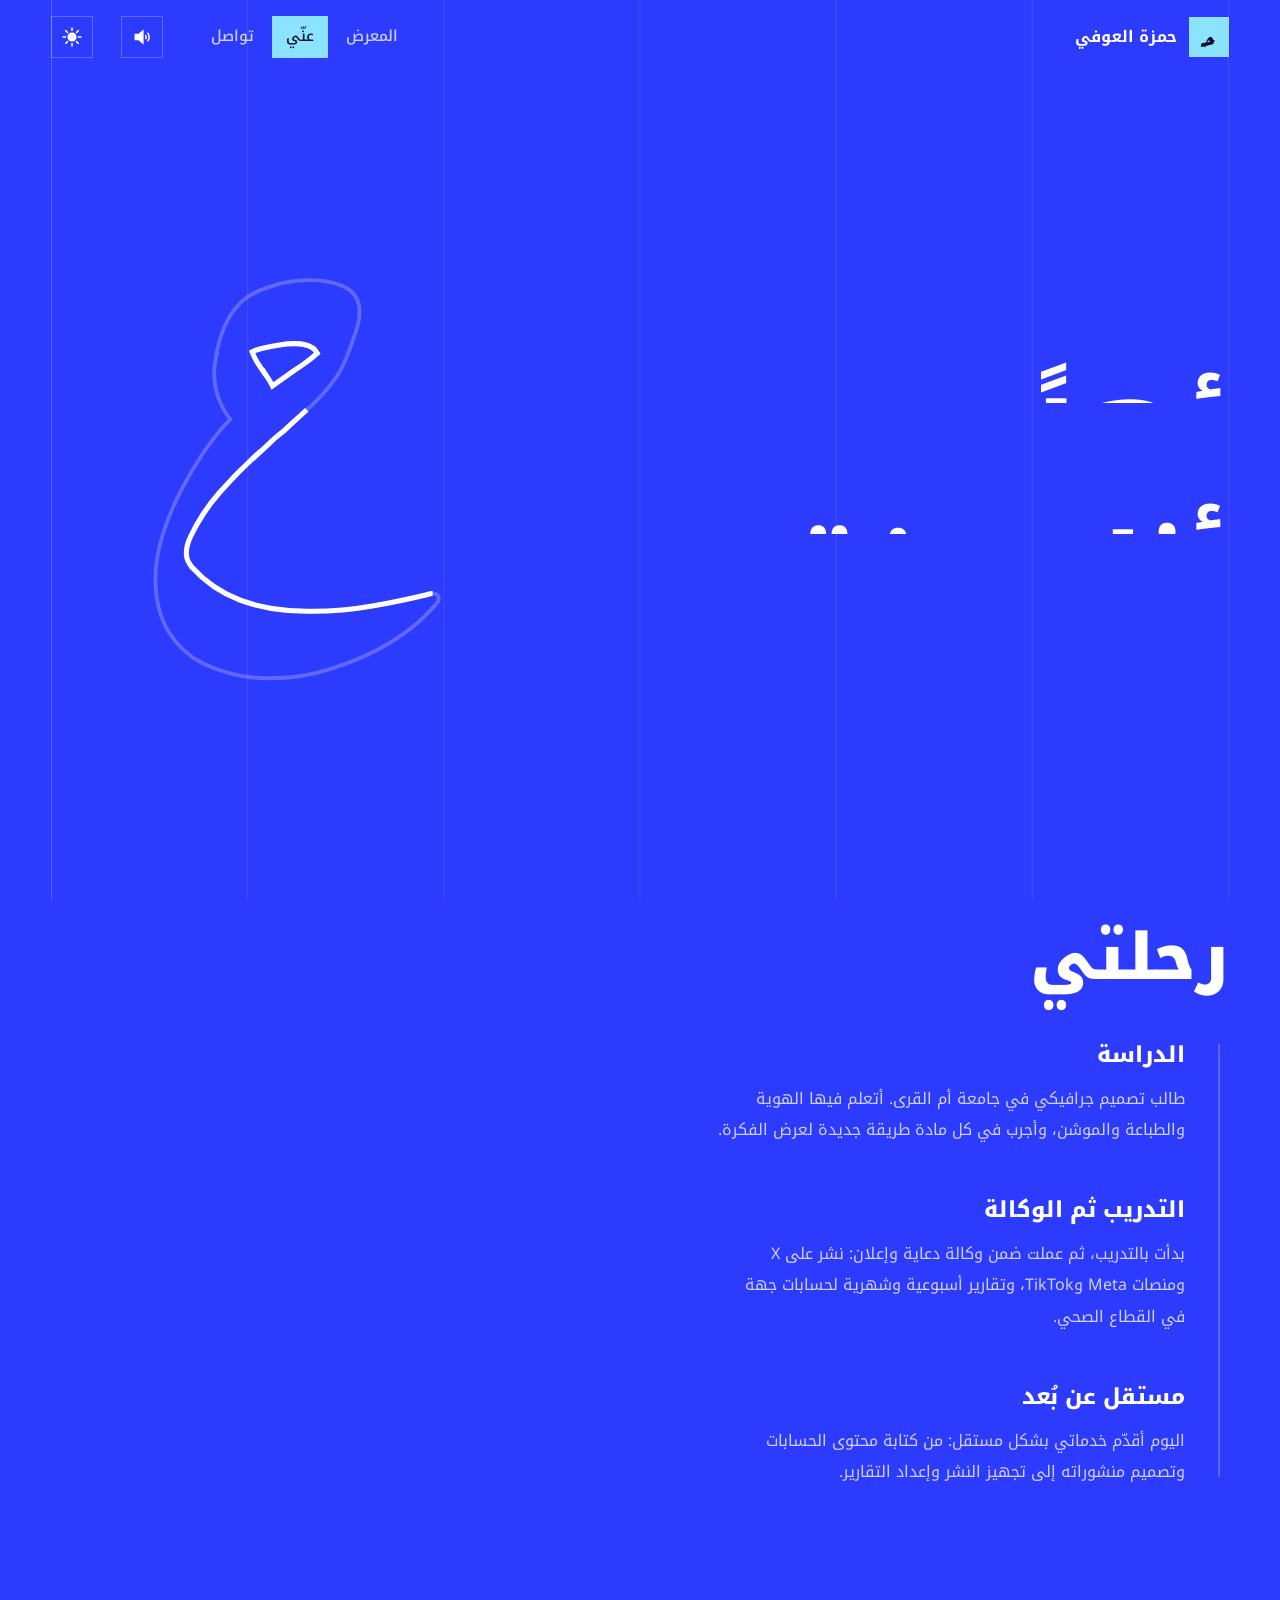
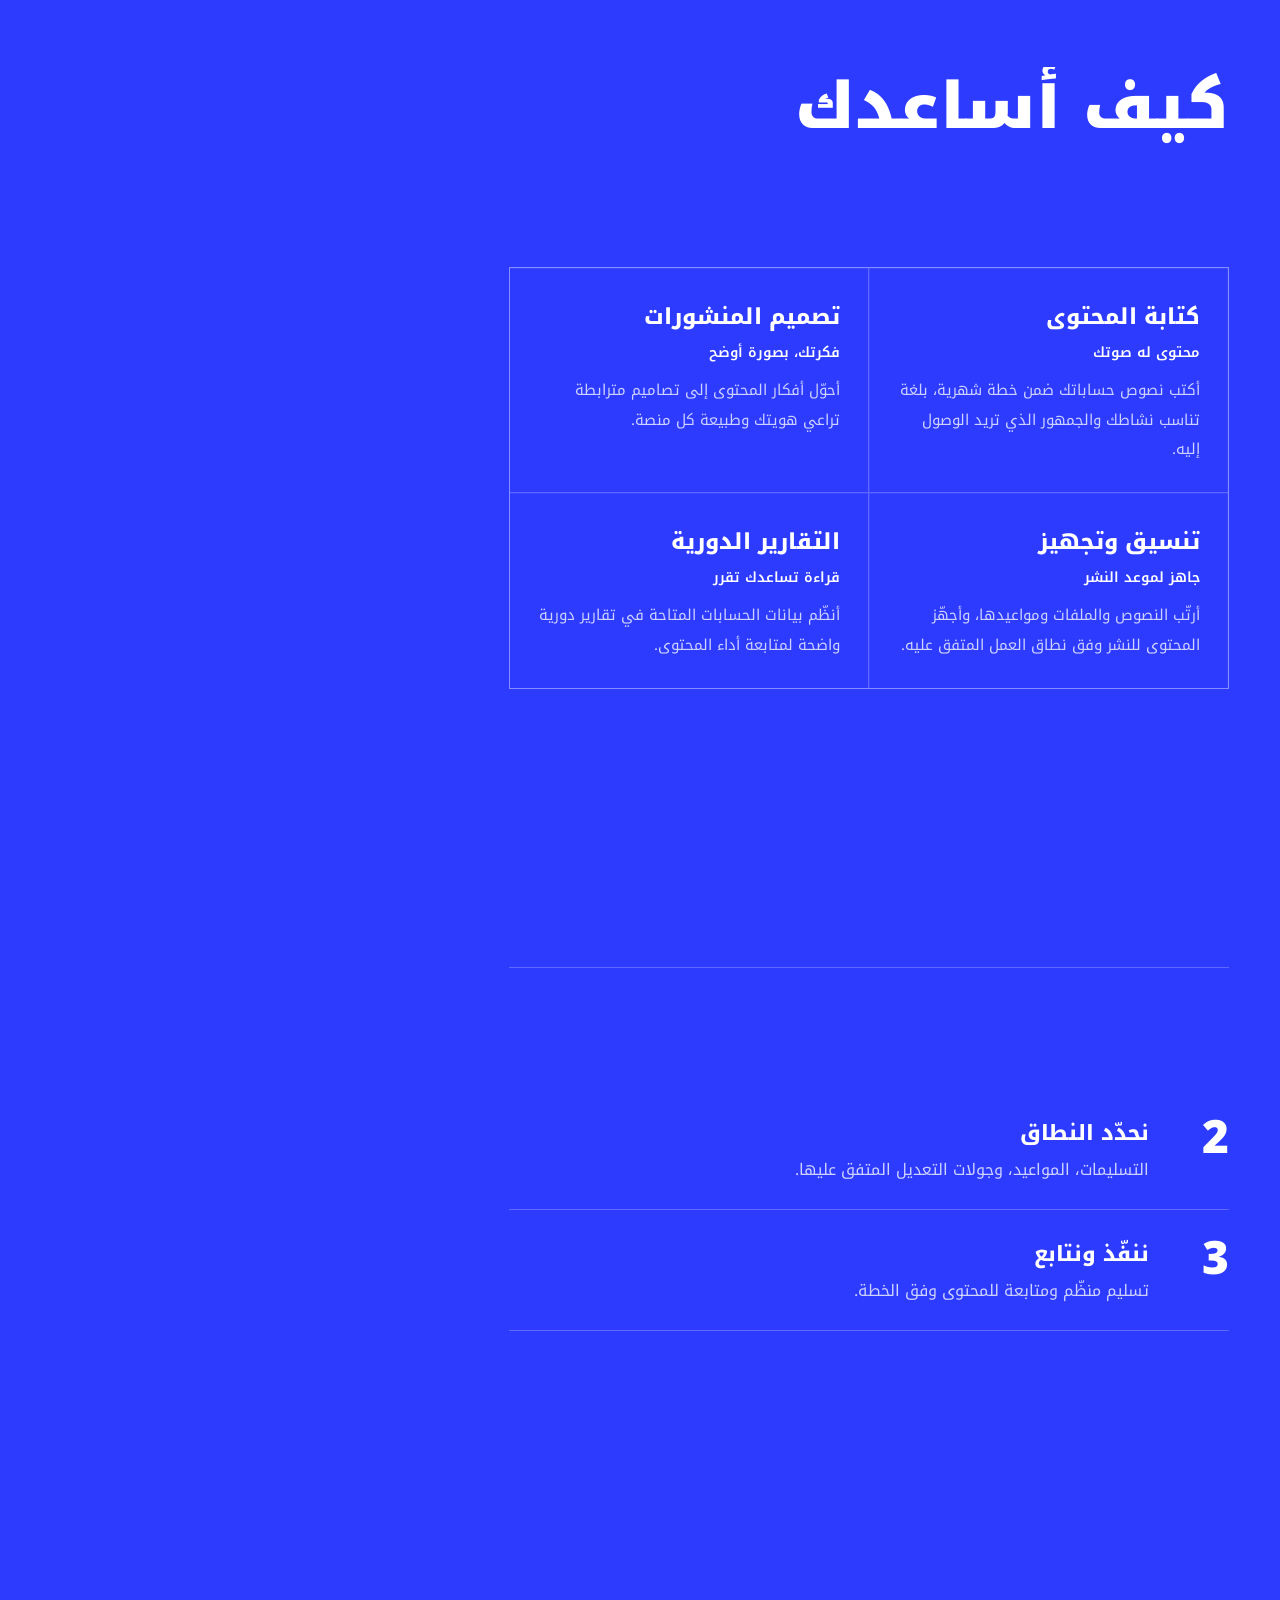
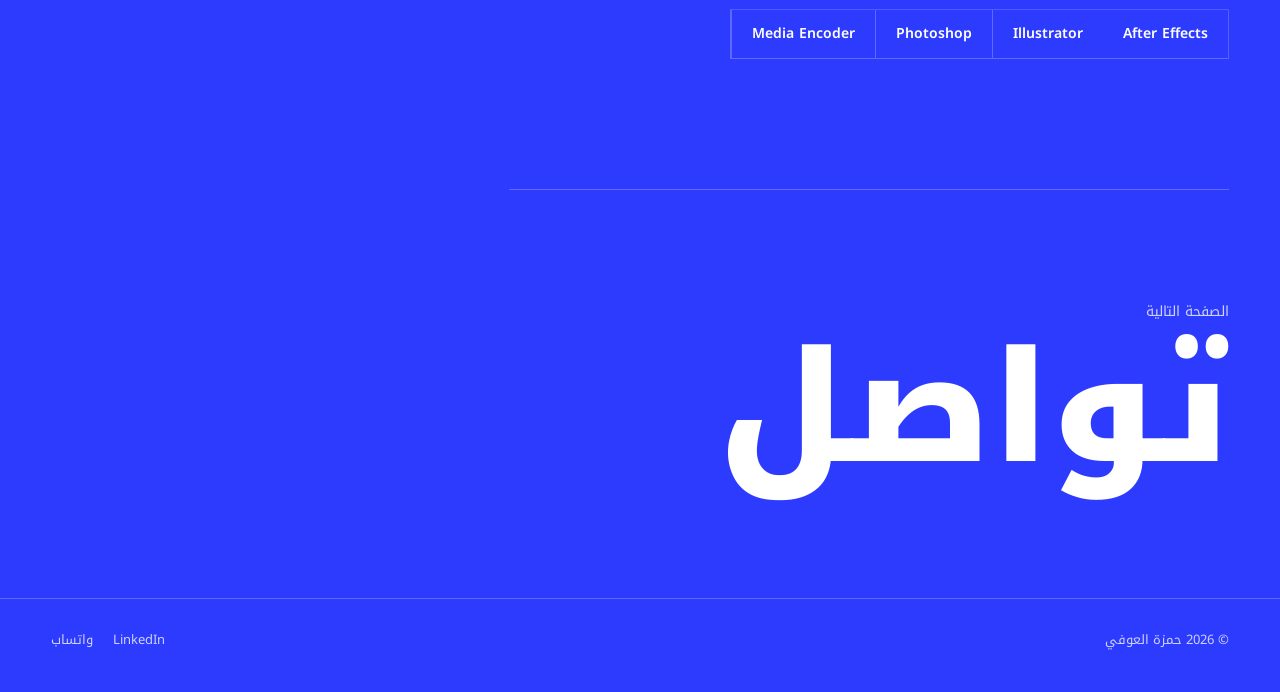
<file: about.html>
<!doctype html>
<html lang="ar" dir="rtl" data-theme="dark">
<head>
  <meta charset="utf-8" />
  <meta name="viewport" content="width=device-width, initial-scale=1" />
  <title>عنّي | حمزة العوفي</title>
  <meta name="description" content="حمزة العوفي، طالب تصميم جرافيكي في جامعة أم القرى ومستقل في المحتوى والتصميم." />
  <script>
    (function () {
      var d = document.documentElement; d.classList.add("js");
      try { var t = localStorage.getItem("theme"); if (!t) t = matchMedia("(prefers-color-scheme: light)").matches ? "light" : "dark"; d.dataset.theme = t; } catch (e) {}
    })();
  </script>
  <link rel="preconnect" href="https://fonts.googleapis.com" />
  <link rel="preconnect" href="https://fonts.gstatic.com" crossorigin />
  <link href="https://fonts.googleapis.com/css2?family=Noto+Kufi+Arabic:wght@100..900&family=Aref+Ruqaa:wght@700&display=swap" rel="stylesheet" />
  <link rel="stylesheet" href="css/style.css" />
</head>
<body data-page="about">
  <div id="curtain" aria-hidden="true">
    <svg class="haa-mark" viewBox="0 0 200 200"><text class="haa-draw" x="100" y="128" text-anchor="middle">ح</text></svg>
    <span class="curtain__label" data-curtain-label></span>
    <span class="curtain__tc" data-curtain-tc>00:00:00:00</span>
  </div>

  <header class="nav">
    <a class="nav__brand" href="index.html" aria-label="الرئيسية"><span class="mono">حـ</span><span data-site="name"></span></a>
    <nav class="nav__links" aria-label="التنقل">
      <a href="works.html" data-page="works">المعرض</a>
      <a href="about.html" data-page="about">عنّي</a>
      <a href="contact.html" data-page="contact">تواصل</a>
    </nav>
    <button class="sound-btn" type="button" aria-label="تشغيل أو إيقاف الصوت" aria-pressed="true">
      <svg viewBox="0 0 24 24" aria-hidden="true">
        <path class="spk" d="M4 9h4l5-4v14l-5-4H4z" />
        <path class="wave w1" d="M16 9.5a3.5 3.5 0 0 1 0 5" />
        <path class="wave w2" d="M18.5 7a7 7 0 0 1 0 10" />
        <path class="mute" d="M16 9l5 6M21 9l-5 6" />
      </svg>
    </button>
    <button class="theme-btn" type="button" aria-label="تبديل الوضع الفاتح والداكن">
      <svg viewBox="0 0 24 24" aria-hidden="true">
        <mask id="moon-mask"><rect width="24" height="24" fill="#fff" /><circle class="moon-bite" cx="17" cy="7" r="6" fill="#000" /></mask>
        <circle class="sun-core" cx="12" cy="12" r="5.5" mask="url(#moon-mask)" />
        <g class="sun-rays"><path d="M12 1.5v2.5M12 20v2.5M1.5 12H4M20 12h2.5M4.6 4.6l1.8 1.8M17.6 17.6l1.8 1.8M4.6 19.4l1.8-1.8M17.6 6.4l1.8-1.8" /></g>
      </svg>
    </button>
  </header>

  <main class="about-page">
    <!-- الحاء الكبيرة: تنكتب مع التمرير -->
    <div class="big-haa" aria-hidden="true"><svg viewBox="0 0 200 200"><text class="big-haa__ghost" x="100" y="132" text-anchor="middle">ح</text><text class="big-haa__ink" x="100" y="132" text-anchor="middle">ح</text></svg></div>

    <section class="about-hero">
      <h1 class="page-title">
        <span class="line"><span class="w">أهلًا،</span></span>
        <span class="line"><span class="w">أنا</span> <span class="w accent">حمزة.</span></span>
      </h1>
      <p class="about-lede" data-intro>
        أدرس التصميم الجرافيكي في جامعة أم القرى، وأحب أن تكون الفكرة واضحة في كلماتها وصورتها وحركتها.
      </p>
      <div class="hero__actions" data-intro>
        <a class="btn btn--solid" data-site="cv" href="#" target="_blank" rel="noopener">اطّلع على سيرتي الذاتية</a>
        <a class="btn btn--ghost" href="contact.html">تواصل معي</a>
      </div>
    </section>

    <section class="about-block">
      <h2 class="block-title" data-reveal>رحلتي</h2>
      <ol class="journey">
        <li data-reveal>
          <span class="journey__node"></span>
          <h3>الدراسة</h3>
          <p>طالب تصميم جرافيكي في جامعة أم القرى. أتعلم فيها الهوية والطباعة والموشن، وأجرب في كل مادة طريقة جديدة لعرض الفكرة.</p>
        </li>
        <li data-reveal>
          <span class="journey__node"></span>
          <h3>التدريب ثم الوكالة</h3>
          <p>بدأت بالتدريب، ثم عملت ضمن وكالة دعاية وإعلان: نشر على X ومنصات Meta وTikTok، وتقارير أسبوعية وشهرية لحسابات جهة في القطاع الصحي.</p>
        </li>
        <li data-reveal>
          <span class="journey__node"></span>
          <h3>مستقل عن بُعد</h3>
          <p>اليوم أقدّم خدماتي بشكل مستقل: من كتابة محتوى الحسابات وتصميم منشوراته إلى تجهيز النشر وإعداد التقارير.</p>
        </li>
      </ol>
    </section>

    <section class="about-block">
      <h2 class="block-title" data-reveal>كيف أساعدك</h2>
      <p class="block-intro" data-reveal>خدمات شهرية مرنة تناسب احتياج فريقك. نتفق على المنصات والتسليمات قبل أن نبدأ.</p>
      <div class="services">
        <article class="service" data-reveal>
          <h3>كتابة المحتوى</h3>
          <p class="service__hook">محتوى له صوتك</p>
          <p>أكتب نصوص حساباتك ضمن خطة شهرية، بلغة تناسب نشاطك والجمهور الذي تريد الوصول إليه.</p>
        </article>
        <article class="service" data-reveal>
          <h3>تصميم المنشورات</h3>
          <p class="service__hook">فكرتك، بصورة أوضح</p>
          <p>أحوّل أفكار المحتوى إلى تصاميم مترابطة تراعي هويتك وطبيعة كل منصة.</p>
        </article>
        <article class="service" data-reveal>
          <h3>تنسيق وتجهيز</h3>
          <p class="service__hook">جاهز لموعد النشر</p>
          <p>أرتّب النصوص والملفات ومواعيدها، وأجهّز المحتوى للنشر وفق نطاق العمل المتفق عليه.</p>
        </article>
        <article class="service" data-reveal>
          <h3>التقارير الدورية</h3>
          <p class="service__hook">قراءة تساعدك تقرر</p>
          <p>أنظّم بيانات الحسابات المتاحة في تقارير دورية واضحة لمتابعة أداء المحتوى.</p>
        </article>
      </div>
    </section>

    <section class="about-block">
      <h2 class="block-title" data-reveal>طريقة العمل</h2>
      <ol class="steps">
        <li data-reveal><span class="steps__n">1</span><h3>نفهم احتياجك</h3><p>نشاطك، منصاتك، والخدمات التي يحتاجها فريقك.</p></li>
        <li data-reveal><span class="steps__n">2</span><h3>نحدّد النطاق</h3><p>التسليمات، المواعيد، وجولات التعديل المتفق عليها.</p></li>
        <li data-reveal><span class="steps__n">3</span><h3>ننفّذ ونتابع</h3><p>تسليم منظّم ومتابعة للمحتوى وفق الخطة.</p></li>
      </ol>
    </section>

    <section class="about-block tools-block">
      <h2 class="block-title" data-reveal>أدواتي</h2>
      <ul class="tools" data-reveal>
        <li>After Effects</li><li>Illustrator</li><li>Photoshop</li><li>Media Encoder</li>
      </ul>
    </section>

    <a class="next-page" href="contact.html" data-reveal>
      <span class="next-page__hint">الصفحة التالية</span>
      <span class="next-page__title">تواصل</span>
    </a>
  </main>

  <footer class="footer">
    <span>© <span data-year></span> <span data-site="name"></span></span>
    <span class="footer__links">
      <a data-site="linkedin" href="#" target="_blank" rel="noopener">LinkedIn</a>
      <a data-site="whatsapp" href="#" target="_blank" rel="noopener">واتساب</a>
    </span>
  </footer>

  <script src="https://cdnjs.cloudflare.com/ajax/libs/gsap/3.12.5/gsap.min.js"></script>
  <script src="js/data.js"></script>
  <script src="js/sound.js"></script>
  <script src="js/site.js"></script>
  <script src="js/intro.js"></script>
  <script>
    // الحاء تنكتب مع التمرير
    (function () {
      // الحد يُرسم أولاً، ثم يمتلئ الحرف في آخر الصفحة
      const ink = document.querySelector(".big-haa__ink");
      const L = 2400;
      function update() {
        const max = Math.max(1, document.documentElement.scrollHeight - innerHeight);
        const prog = window.__reduce ? 1 : Math.min(1, 0.06 + (scrollY / max) * 1.05);
        ink.style.strokeDashoffset = L * (1 - Math.min(1, prog / 0.8));
        ink.style.fillOpacity = Math.max(0, (prog - 0.8) / 0.2);
      }
      addEventListener("scroll", update, { passive: true });
      update();
    })();
  </script>
</body>
</html>
</file>
<file: css/style.css>
/* =========================================================
   حمزة العوفي — أزرق كلاين كهربائي
   داكن: ليل مزرق + أزرق مشع | فاتح: أزرق كامل + أبيض + ليموني
   حواف حادة، خط كوفي ضخم، شبكة تصميم ظاهرة
   ========================================================= */
:root {
  --font: "Noto Kufi Arabic", "Segoe UI", Tahoma, sans-serif;
  --ruqaa: "Aref Ruqaa", "Noto Kufi Arabic", serif;
  --ease: cubic-bezier(0.7, 0, 0.2, 1);
  --ease-out: cubic-bezier(0.16, 1, 0.3, 1);
  --gutter: clamp(16px, 4vw, 56px);
  --maxw: 1360px;
  --cols: 6;
}

:root,
[data-theme="dark"] {
  --bg: #0a0f2c;
  --bg-2: #0e1433;
  --bg-3: #172056;
  --ink: #f2f2f2;
  --muted: #9aa3d0;
  --accent: #3d5bff;
  --accent-ink: #ffffff;
  --accent-2: #8be3ff;
  --line: rgba(242, 242, 242, 0.1);
  --grid: rgba(61, 91, 255, 0.12);
  color-scheme: dark;
}

[data-theme="light"] {
  --bg: #2d3bff;
  --bg-2: #2534ea;
  --bg-3: #1c29cc;
  --ink: #ffffff;
  --muted: #cdd2ff;
  --accent: #8be3ff;
  --accent-ink: #0a0f2c;
  --accent-2: #ffffff;
  --line: rgba(255, 255, 255, 0.24);
  --grid: rgba(255, 255, 255, 0.1);
  color-scheme: dark;
}

*, *::before, *::after { box-sizing: border-box; }
html { scroll-behavior: smooth; -webkit-text-size-adjust: 100%; overflow-x: clip; }
body {
  margin: 0;
  background: var(--bg);
  color: var(--ink);
  font-family: var(--font);
  font-weight: 400;
  font-size: 16px;
  line-height: 1.95;
  overflow-x: hidden;
  -webkit-font-smoothing: antialiased;
}
/* شبكة التصميم في الخلفية */
body::before {
  content: "";
  position: fixed;
  inset: 0 var(--gutter);
  z-index: 0;
  pointer-events: none;
  background-image: linear-gradient(to left, var(--grid) 1px, transparent 1px);
  background-size: calc(100% / var(--cols)) 100%;
  border-left: 1px solid var(--grid);
}
a { color: inherit; text-decoration: none; }
h1, h2, h3, p, dl, dd, ol, ul, fieldset { margin: 0; }
ol, ul { padding: 0; list-style: none; }
fieldset { border: 0; padding: 0; min-width: 0; }
button, input, textarea { font: inherit; color: inherit; }
::selection { background: var(--accent-2); color: #0a0f2c; }
:focus-visible { outline: 2px solid var(--accent-2); outline-offset: 4px; }
.sr-only { position: absolute; width: 1px; height: 1px; overflow: hidden; clip: rect(0 0 0 0); white-space: nowrap; }
.ltr { direction: ltr; unicode-bidi: isolate; }
.accent { color: var(--accent-2); }

main, .nav, .footer { position: relative; z-index: 1; }

/* ================= الستارة بين الصفحات ================= */
#curtain {
  position: fixed;
  inset: 0;
  z-index: 200;
  display: grid;
  place-items: center;
  align-content: center;
  gap: 6px;
  background: var(--accent);
  color: var(--accent-ink);
  clip-path: inset(0 0 0 0);
}
[data-theme="light"] #curtain { background: var(--accent-2); color: var(--bg); }
#curtain[hidden] { display: none; }
html:not(.js) #curtain { display: none; }
.haa-mark { width: min(220px, 46vw); overflow: visible; }
.haa-draw {
  font-family: var(--ruqaa);
  font-weight: 700;
  font-size: 170px;
  fill: currentColor;
  fill-opacity: 0;
  stroke: currentColor;
  stroke-width: 2.5;
  stroke-dasharray: 2400;
  stroke-dashoffset: 2400;
}
.curtain__label { font-size: clamp(28px, 3.6vw, 48px); font-weight: 800; line-height: 1.3; min-height: 1.3em; }
.curtain__tc { position: absolute; bottom: 28px; font-size: 12px; font-variant-numeric: tabular-nums; direction: ltr; opacity: 0.7; letter-spacing: 0.08em; }

/* ================= المشهد ================= */
.scene { position: fixed; inset: 0; width: 100%; height: 100%; z-index: 0; pointer-events: none; display: block; }
.scene--gallery { pointer-events: auto; }
.no-webgl .scene { display: none; }

/* ================= الشريط العلوي ================= */
.nav {
  position: fixed;
  inset: 0 0 auto 0;
  z-index: 50;
  display: flex;
  align-items: center;
  gap: 28px;
  padding: 16px var(--gutter);
  border-bottom: 1px solid transparent;
  transition: background 0.4s, padding 0.4s var(--ease-out), border-color 0.4s;
}
.nav.is-scrolled {
  background: color-mix(in srgb, var(--bg) 80%, transparent);
  backdrop-filter: blur(14px) saturate(1.4);
  -webkit-backdrop-filter: blur(14px) saturate(1.4);
  padding-block: 10px;
  border-bottom-color: var(--line);
}
.page-gallery .nav.is-scrolled { background: transparent; backdrop-filter: none; -webkit-backdrop-filter: none; border-bottom-color: transparent; }
.nav__brand { display: inline-flex; align-items: center; gap: 12px; font-weight: 700; font-size: 16px; }
.mono {
  display: inline-grid;
  place-items: center;
  width: 40px;
  height: 40px;
  background: var(--accent);
  color: var(--accent-ink);
  font-family: var(--ruqaa);
  font-weight: 700;
  font-size: 26px;
  line-height: 1;
  padding-bottom: 6px;
  transition: transform 0.6s var(--ease), background 0.3s;
}
.nav__brand:hover .mono { transform: rotate(-90deg); }
.nav__links { display: flex; gap: 4px; margin-inline-start: auto; font-size: 15px; font-weight: 500; }
.nav__links a {
  position: relative;
  padding: 6px 14px;
  color: var(--muted);
  overflow: hidden;
  isolation: isolate;
  transition: color 0.35s;
}
.nav__links a::before {
  content: "";
  position: absolute;
  inset: 0;
  z-index: -1;
  background: var(--ink);
  transform: scaleY(0);
  transform-origin: bottom;
  transition: transform 0.45s var(--ease);
}
.nav__links a:hover { color: var(--bg); }
.nav__links a:hover::before { transform: scaleY(1); }
.nav__links a[aria-current="page"] { color: var(--accent-ink); }
.nav__links a[aria-current="page"]::before { transform: scaleY(1); background: var(--accent); }

.theme-btn {
  width: 42px;
  height: 42px;
  display: grid;
  place-items: center;
  border: 1px solid var(--line);
  background: transparent;
  cursor: pointer;
  transition: border-color 0.3s, background 0.3s, transform 0.5s var(--ease);
}
.theme-btn:hover { border-color: var(--ink); }
.theme-btn:active { transform: scale(0.9); }
.theme-btn svg { width: 20px; height: 20px; overflow: visible; }
.sun-core { fill: currentColor; transition: r 0.5s var(--ease); }
.moon-bite { transition: cx 0.5s var(--ease), cy 0.5s var(--ease); }
.sun-rays path { stroke: currentColor; stroke-width: 1.8; stroke-linecap: square; fill: none; }
.sun-rays { transform-origin: 12px 12px; transition: transform 0.6s var(--ease), opacity 0.3s; }
[data-theme="dark"] .sun-core { r: 8px; }
[data-theme="dark"] .sun-rays { transform: rotate(-90deg) scale(0.4); opacity: 0; }
[data-theme="light"] .moon-bite { cx: 30px; cy: -6px; }
[data-theme="light"] .sun-rays { transform: none; opacity: 1; }

/* ================= أزرار ================= */
.btn {
  display: inline-flex;
  align-items: center;
  gap: 10px;
  padding: 14px 28px;
  font-weight: 700;
  font-size: 15px;
  position: relative;
  overflow: hidden;
  isolation: isolate;
  border: 1.5px solid transparent;
  cursor: pointer;
  transition: color 0.4s var(--ease), border-color 0.3s;
}
.btn--solid { background: var(--accent-2); color: #0a0f2c; border-color: var(--accent-2); }
.btn--ghost { border-color: var(--ink); color: var(--ink); background: transparent; }
.btn::before {
  content: "";
  position: absolute;
  inset: 0;
  z-index: -1;
  background: var(--ink);
  clip-path: inset(0 0 0 100%);
  transition: clip-path 0.55s var(--ease);
}
.btn:hover::before { clip-path: inset(0 0 0 0); }
.btn:hover { color: var(--bg); border-color: var(--ink); }

.round-btn {
  width: 52px;
  height: 52px;
  border: 1.5px solid var(--ink);
  background: transparent;
  display: grid;
  place-items: center;
  cursor: pointer;
  transition: background 0.3s, color 0.3s, transform 0.4s var(--ease);
}
.round-btn svg { width: 20px; height: 20px; fill: none; stroke: currentColor; stroke-width: 2; stroke-linecap: square; }
.round-btn:hover:not(:disabled) { background: var(--accent-2); border-color: var(--accent-2); color: #0a0f2c; }
.round-btn:active:not(:disabled) { transform: scale(0.92); }
.round-btn:disabled { opacity: 0.3; cursor: default; }

.chips { display: flex; flex-wrap: wrap; gap: 0; border: 1px solid var(--line); width: fit-content; }
.chip {
  display: inline-flex;
  align-items: center;
  gap: 8px;
  padding: 9px 18px;
  background: color-mix(in srgb, var(--bg) 60%, transparent);
  backdrop-filter: blur(8px);
  -webkit-backdrop-filter: blur(8px);
  font-size: 14px;
  font-weight: 500;
  cursor: pointer;
  border: 0;
  border-inline-start: 1px solid var(--line);
  transition: background 0.3s, color 0.3s;
}
.chip:first-child { border-inline-start: 0; }
.chip small { font-size: 11px; color: var(--muted); font-variant-numeric: tabular-nums; }
.chip:hover { background: var(--bg-3); }
.chip[aria-pressed="true"], .chip:has(input:checked) { background: var(--accent-2); color: #0a0f2c; }
.chip[aria-pressed="true"] small { color: inherit; opacity: 0.65; }
.chip input { position: absolute; opacity: 0; pointer-events: none; }
.chip:has(input:focus-visible) { outline: 2px solid var(--accent-2); outline-offset: 2px; }

/* ================= الرئيسية: ملصق ================= */
.hero {
  min-height: 100svh;
  max-width: var(--maxw);
  margin-inline: auto;
  position: relative;
}
.hero--poster {
  display: grid;
  grid-template-rows: 1fr auto;
  padding: 104px var(--gutter) 0;
}
.hero__top { display: flex; justify-content: space-between; align-items: start; gap: 32px; }
.hero__statement { max-width: 430px; }
.hero__kicker { color: var(--accent-2); font-weight: 600; font-size: 14px; margin-bottom: 14px; }
.hero__big { font-size: clamp(28px, 3vw, 44px); font-weight: 800; line-height: 1.5; margin-bottom: 18px; }
.hero__lede, .about-lede { color: var(--muted); line-height: 2; margin-bottom: 30px; }
.hero__lede { font-size: 16px; max-width: 36ch; }
.about-lede { font-size: clamp(17px, 1.5vw, 20px); max-width: 42ch; }
.hero__actions { display: flex; flex-wrap: wrap; gap: 10px; }
.hero__meta { display: grid; gap: 0; border-top: 1px solid var(--line); min-width: 200px; }
.hero__meta div { padding: 10px 0; border-bottom: 1px solid var(--line); }
.hero__meta dt { font-size: 12px; color: var(--muted); }
.hero__meta dd { font-size: 14px; font-weight: 600; }
.hero__name {
  font-size: clamp(56px, 13.2vw, 230px);
  font-weight: 900;
  line-height: 1.05;
  white-space: nowrap;
  margin-inline: -0.02em;
  padding-bottom: 0.04em;
  pointer-events: none;
}
.line { display: block; overflow: hidden; padding-block: 0.1em 0.34em; margin-block: -0.1em -0.34em; }
.line .w { display: inline-block; }
.page-title {
  font-size: clamp(54px, 8.4vw, 136px);
  font-weight: 900;
  line-height: 1.12;
  margin-bottom: 28px;
}

.marquee {
  position: relative;
  z-index: 1;
  overflow: hidden;
  background: var(--accent-2);
  color: #0a0f2c;
  padding: 18px 0;
  transform: rotate(-1.5deg) scale(1.03);
  margin-block: 30px;
}
.marquee__track {
  display: flex;
  align-items: center;
  gap: 34px;
  width: max-content;
  font-size: clamp(22px, 2.6vw, 38px);
  font-weight: 900;
  white-space: nowrap;
  animation: marquee 34s linear infinite;
}
.marquee__track i { width: 14px; height: 14px; background: currentColor; flex: none; }
@keyframes marquee { to { transform: translateX(50%); } }

.section { max-width: var(--maxw); margin-inline: auto; padding: clamp(96px, 14vh, 160px) var(--gutter); }

.doors { display: grid; border-top: 1px solid var(--line); margin-top: clamp(60px, 10vh, 120px); padding-top: 0; }
.door {
  position: relative;
  display: grid;
  grid-template-columns: minmax(0, 1.2fr) minmax(0, 1fr) auto;
  align-items: center;
  gap: 32px;
  padding: clamp(26px, 4vw, 46px) clamp(8px, 2vw, 28px);
  border-bottom: 1px solid var(--line);
  overflow: hidden;
  isolation: isolate;
}
.door::before {
  content: "";
  position: absolute;
  inset: 0;
  z-index: -1;
  background: var(--ink);
  clip-path: inset(0 100% 0 0);
  transition: clip-path 0.7s var(--ease);
}
.door__title {
  font-size: clamp(48px, 8vw, 128px);
  font-weight: 900;
  line-height: 1.1;
  transition: transform 0.7s var(--ease), color 0.4s;
}
.door__desc { color: var(--muted); max-width: 34ch; transition: color 0.4s; }
.door__mark { width: 26px; height: 26px; background: var(--accent-2); transition: transform 0.7s var(--ease), background 0.3s; }
.door:hover::before, .door:focus-visible::before { clip-path: inset(0 0 0 0); }
.door:hover, .door:focus-visible { color: var(--bg); }
.door:hover .door__desc, .door:focus-visible .door__desc { color: var(--bg); }
.door:hover .door__title { transform: translateX(-28px); }
.door:hover .door__mark { transform: rotate(90deg) scale(1.3); background: var(--accent); }

/* ================= المعرض ================= */
.page-gallery .footer { display: none; }
.page-gallery main { pointer-events: none; }
.gallery-ui {
  position: fixed;
  inset: 0;
  z-index: 5;
  pointer-events: none;
  display: grid;
  grid-template-rows: auto 1fr auto;
  padding: 88px var(--gutter) 26px;
}
.gallery-ui > * { pointer-events: auto; }
.gallery-ui__top { display: flex; align-items: end; justify-content: space-between; gap: 24px; flex-wrap: wrap; }
.page-title--sm { font-size: clamp(48px, 6.4vw, 100px); margin: 0; }
.gallery-empty { align-self: center; justify-self: center; color: var(--muted); font-size: 18px; }
.gallery-empty[hidden] { display: none; }
.gallery-ui__bottom { grid-row: 3; display: grid; grid-template-columns: 1fr auto; align-items: end; gap: 16px 24px; }
.plaque { display: grid; gap: 0; min-height: 92px; }
.plaque.is-empty { visibility: hidden; }
.plaque__count { font-size: 13px; color: var(--accent-2); font-variant-numeric: tabular-nums; direction: ltr; text-align: end; font-weight: 700; }
.plaque__title { font-size: clamp(30px, 3.8vw, 56px); font-weight: 900; line-height: 1.3; }
.plaque__cat { color: var(--muted); font-size: 14px; }
.plaque.swap > * { animation: plaque-in 0.7s var(--ease-out) both; }
.plaque.swap > :nth-child(2) { animation-delay: 0.05s; }
.plaque.swap > :nth-child(3) { animation-delay: 0.1s; }
@keyframes plaque-in { from { opacity: 0; clip-path: inset(0 0 100% 0); transform: translateY(12px); } }
.gallery-nav { display: flex; align-items: center; gap: 8px; }
.gallery-hint { color: var(--muted); font-size: 13px; margin-inline-end: 10px; }
.progress { grid-column: 1 / -1; height: 3px; background: var(--line); overflow: hidden; }
.progress span { display: block; height: 100%; background: var(--accent-2); transform-origin: right; transform: scaleX(0); }
.gallery-spacer { position: relative; z-index: -1; }

/* ================= عنّي ================= */
.about-page { max-width: var(--maxw); margin-inline: auto; padding: 0 var(--gutter); position: relative; }
.big-haa {
  position: fixed;
  left: max(var(--gutter), calc((100vw - var(--maxw)) / 2 + var(--gutter)));
  top: 50%;
  translate: 0 -50%;
  width: min(40vw, 560px);
  z-index: 0;
  pointer-events: none;
}
.big-haa svg { width: 100%; overflow: visible; }
.big-haa text { font-family: var(--ruqaa); font-weight: 700; font-size: 170px; }
.big-haa__ghost { fill: none; stroke: var(--line); stroke-width: 1.5; }
.big-haa__ink { fill: var(--accent-2); fill-opacity: 0; stroke: var(--accent-2); stroke-width: 2; stroke-dasharray: 2400; stroke-dashoffset: 2400; }
.about-page > :not(.big-haa) { position: relative; z-index: 1; max-width: 720px; }
.about-hero { min-height: 92svh; display: grid; align-content: center; padding-top: 110px; }
.about-block { padding-block: clamp(64px, 10vh, 120px); }
.block-title { font-size: clamp(36px, 5vw, 72px); font-weight: 900; line-height: 1.25; margin-bottom: 18px; }
.block-intro { color: var(--muted); font-size: 17px; max-width: 46ch; margin-bottom: 36px; }

.journey { position: relative; margin-top: 36px; padding-inline-start: 44px; }
.journey::before { content: ""; position: absolute; inset-block: 10px; inset-inline-start: 9px; width: 2px; background: var(--line); }
.journey li { position: relative; padding-bottom: 44px; }
.journey li:last-child { padding-bottom: 0; }
.journey__node { position: absolute; inset-inline-start: -44px; top: 10px; width: 20px; height: 20px; border: 2px solid var(--accent-2); background: var(--bg); }
.journey li:last-child .journey__node { background: var(--accent-2); }
.journey h3 { font-size: 22px; font-weight: 800; margin-bottom: 6px; }
.journey p { color: var(--muted); max-width: 52ch; }

.services { display: grid; grid-template-columns: 1fr 1fr; gap: 1px; background: var(--line); border: 1px solid var(--line); }
.service { padding: 28px; background: var(--bg); transition: background 0.4s, color 0.4s; }
.service:hover { background: var(--accent); color: var(--accent-ink); }
.service:hover p { color: inherit; }
[data-theme="light"] .service:hover { background: var(--accent-2); color: #0a0f2c; }
.service h3 { font-size: 22px; font-weight: 800; }
.service__hook { color: var(--accent-2); font-weight: 600; font-size: 14px; margin-bottom: 10px; }
.service p:last-child { color: var(--muted); font-size: 15px; }

.steps { display: grid; border-top: 1px solid var(--line); }
.steps li { display: grid; grid-template-columns: 72px 1fr; column-gap: 8px; padding: 24px 0; border-bottom: 1px solid var(--line); }
.steps__n { grid-row: span 2; font-size: 46px; font-weight: 900; color: var(--accent-2); line-height: 1.1; font-variant-numeric: tabular-nums; }
.steps h3 { font-size: 21px; font-weight: 800; }
.steps p { color: var(--muted); }

.tools { display: flex; flex-wrap: wrap; gap: 0; border: 1px solid var(--line); width: fit-content; }
.tools li { padding: 10px 20px; direction: ltr; font-weight: 600; font-size: 14px; border-inline-start: 1px solid var(--line); }
.tools li:first-child { border-inline-start: 0; }

.next-page { display: grid; gap: 4px; padding: clamp(80px, 12vh, 140px) 0; border-top: 1px solid var(--line); margin-top: 40px; }
.next-page__hint { color: var(--muted); font-size: 14px; }
.next-page__title { font-size: clamp(64px, 12vw, 190px); font-weight: 900; line-height: 1.05; transition: color 0.4s, transform 0.7s var(--ease); }
.next-page:hover .next-page__title { color: var(--accent-2); transform: translateX(-30px); }

/* ================= تواصل ================= */
.contact-page { max-width: var(--maxw); margin-inline: auto; padding: 0 var(--gutter); }
.contact-hero { min-height: 88svh; display: grid; align-content: center; padding-top: 110px; max-width: 820px; position: relative; z-index: 1; }
.channels { display: grid; grid-template-columns: repeat(3, 1fr); gap: 1px; background: var(--line); border: 1px solid var(--line); position: relative; z-index: 1; }
.channel { padding: 30px 28px; display: grid; gap: 6px; align-content: start; background: var(--bg); }
.channel__label { color: var(--muted); font-size: 13px; }
.channel__value { font-size: clamp(17px, 1.7vw, 22px); font-weight: 700; position: relative; justify-self: start; word-break: break-all; }
.channel__value::after { content: ""; position: absolute; inset-inline: 0; bottom: 0; height: 2px; background: var(--accent-2); transform: scaleX(0); transform-origin: right; transition: transform 0.5s var(--ease); }
.channel__value:hover::after { transform: scaleX(1); }
.channel__copy { justify-self: start; margin-top: 8px; background: none; border: 1px solid var(--line); padding: 5px 14px; font-size: 13px; cursor: pointer; transition: border-color 0.3s, background 0.3s; }
.channel__copy:hover { border-color: var(--ink); }

.composer { padding-block: clamp(80px, 12vh, 140px); max-width: 760px; position: relative; z-index: 1; }
.form { display: grid; gap: 26px; }
.field { display: grid; gap: 10px; }
.field > span, .field legend { font-size: 14px; color: var(--muted); padding: 0; margin-bottom: 10px; }
.field > span { margin-bottom: 0; }
.field input, .field textarea {
  width: 100%;
  background: transparent;
  border: 0;
  border-bottom: 1.5px solid var(--line);
  padding: 10px 2px;
  font-size: 19px;
  font-weight: 500;
  resize: vertical;
  transition: border-color 0.3s;
}
.field input:focus, .field textarea:focus { outline: none; border-bottom-color: var(--accent-2); }
.form .btn { justify-self: start; }

/* ================= التذييل ================= */
.footer {
  max-width: var(--maxw);
  margin-inline: auto;
  display: flex;
  justify-content: space-between;
  gap: 16px;
  flex-wrap: wrap;
  padding: 28px var(--gutter) 40px;
  border-top: 1px solid var(--line);
  color: var(--muted);
  font-size: 13px;
}
.footer__links { display: flex; gap: 20px; }
.footer__links a:hover { color: var(--ink); }

/* ================= نافذة العمل ================= */
.modal { position: fixed; inset: 0; z-index: 80; background: var(--bg); overflow-y: auto; overscroll-behavior: contain; }
.modal[hidden] { display: none; }
.modal__inner { max-width: 1440px; margin-inline: auto; padding: 90px var(--gutter) 60px; display: grid; grid-template-columns: minmax(260px, 1fr) 2.4fr; gap: clamp(28px, 4vw, 64px); align-items: start; }
.modal__info { position: sticky; top: 90px; }
.modal__close {
  position: fixed;
  top: 18px;
  inset-inline-end: var(--gutter);
  z-index: 2;
  width: 50px;
  height: 50px;
  border: 1.5px solid var(--ink);
  background: var(--bg);
  cursor: pointer;
  display: grid;
  place-items: center;
  transition: transform 0.5s var(--ease), background 0.3s, color 0.3s;
}
.modal__close:hover { transform: rotate(90deg); background: var(--accent-2); color: #0a0f2c; border-color: var(--accent-2); }
.modal__close svg { width: 18px; height: 18px; stroke: currentColor; stroke-width: 2; }
.modal__media { display: grid; gap: 16px; }
.modal__fig { margin: 0; background: var(--bg-2); }
.modal__fig img, .modal__fig video, .modal__media > img { width: 100%; height: auto; display: block; }
.modal__fig--video video { aspect-ratio: 16 / 9; background: #000; }
.modal__type { color: var(--accent-2); font-size: 14px; font-weight: 700; margin-bottom: 8px; }
.modal__title { font-size: clamp(30px, 3.4vw, 50px); font-weight: 900; line-height: 1.3; margin-bottom: 18px; }
.modal__desc { color: var(--muted); margin-bottom: 28px; }
.modal__meta { border-top: 1px solid var(--line); }
.modal__meta div { display: flex; justify-content: space-between; gap: 16px; padding: 14px 0; border-bottom: 1px solid var(--line); font-size: 14px; }
.modal__meta dt { color: var(--muted); }
.modal__meta dd { text-align: end; }
.modal__next {
  display: grid;
  gap: 2px;
  width: 100%;
  margin-top: 40px;
  padding: 36px 0;
  background: none;
  border: 0;
  border-top: 1px solid var(--line);
  text-align: start;
  cursor: pointer;
}
.modal__next[hidden] { display: none; }
.modal__next-hint { color: var(--muted); font-size: 14px; }
.modal__next-title { font-size: clamp(32px, 5vw, 76px); font-weight: 900; line-height: 1.2; transition: color 0.4s, transform 0.7s var(--ease); }
.modal__next:hover .modal__next-title { color: var(--accent-2); transform: translateX(-24px); }

/* ================= رسالة قصيرة ================= */
.toast {
  position: fixed;
  bottom: 28px;
  left: 50%;
  z-index: 150;
  translate: -50% 20px;
  opacity: 0;
  padding: 12px 22px;
  background: var(--accent-2);
  color: #0a0f2c;
  font-size: 14px;
  font-weight: 700;
  pointer-events: none;
  transition: opacity 0.4s, translate 0.5s var(--ease-out);
}
.toast.show { opacity: 1; translate: -50% 0; }

/* ================= الظهور عند التمرير ================= */
.js [data-reveal] { opacity: 0; clip-path: inset(0 0 100% 0); transform: translateY(24px); transition: opacity 0.8s var(--ease-out), clip-path 1s var(--ease), transform 1s var(--ease-out); }
.js [data-reveal].in { opacity: 1; clip-path: inset(0 0 -20% 0); transform: none; }

/* ================= تبديل الوضع ================= */
::view-transition-old(root), ::view-transition-new(root) { animation: none; mix-blend-mode: normal; }
::view-transition-new(root) { z-index: 9999; }

/* ================= الجوال ================= */
@media (max-width: 1000px) {
  :root { --cols: 4; }
  .modal__inner { grid-template-columns: 1fr; }
  .modal__info { position: static; }
  .big-haa { width: 80vw; opacity: 0.3; left: -14vw; }
  .channels { grid-template-columns: 1fr; }
  .door { grid-template-columns: 1fr auto; }
  .door__desc { grid-row: 2; }
  .hero__meta { display: none; }
}
@media (max-width: 760px) {
  :root { --cols: 2; }
  .nav { gap: 10px; }
  .nav__links a { padding: 5px 9px; font-size: 14px; }
  .nav__brand span:not(.mono) { display: none; }
  .hero--poster { padding-top: 86px; }
  .hero__top { flex-direction: column; justify-content: end; height: 100%; }
  .hero__statement { margin-top: auto; padding-bottom: 18px; }
  .hero__name { font-size: 14vw; }
  .page-title { font-size: clamp(46px, 13vw, 84px); }
  .services { grid-template-columns: 1fr; }
  .gallery-ui { padding-top: 78px; }
  .gallery-ui__bottom { grid-template-columns: 1fr; }
  .gallery-hint { display: none; }
}

@media (prefers-reduced-motion: reduce) {
  html { scroll-behavior: auto; }
  *, *::before, *::after { animation-duration: 0.01ms !important; animation-iteration-count: 1 !important; transition-duration: 0.01ms !important; }
  .js [data-reveal] { opacity: 1; clip-path: none; transform: none; }
  .haa-draw { fill-opacity: 1; stroke-dashoffset: 0; }
}

/* ================= زر الصوت ================= */
.sound-btn {
  width: 42px;
  height: 42px;
  display: grid;
  place-items: center;
  border: 1px solid var(--line);
  background: transparent;
  cursor: pointer;
  transition: border-color 0.3s, transform 0.5s var(--ease);
}
.sound-btn:hover { border-color: var(--ink); }
.sound-btn:active { transform: scale(0.9); }
.sound-btn svg { width: 20px; height: 20px; overflow: visible; fill: none; stroke: currentColor; stroke-width: 1.8; stroke-linejoin: miter; }
.sound-btn .spk { fill: currentColor; }
.sound-btn .wave { transform-origin: 13px 12px; animation: wave 1.6s var(--ease) infinite; }
.sound-btn .w2 { animation-delay: 0.2s; }
.sound-btn .mute { opacity: 0; transition: opacity 0.3s; }
@keyframes wave { 0%, 100% { opacity: 1; } 50% { opacity: 0.35; } }
.sound-off .sound-btn .wave { animation: none; opacity: 0; }
.sound-off .sound-btn .mute { opacity: 1; }
.nav__links + .sound-btn { margin-inline-start: 6px; }
</file>
